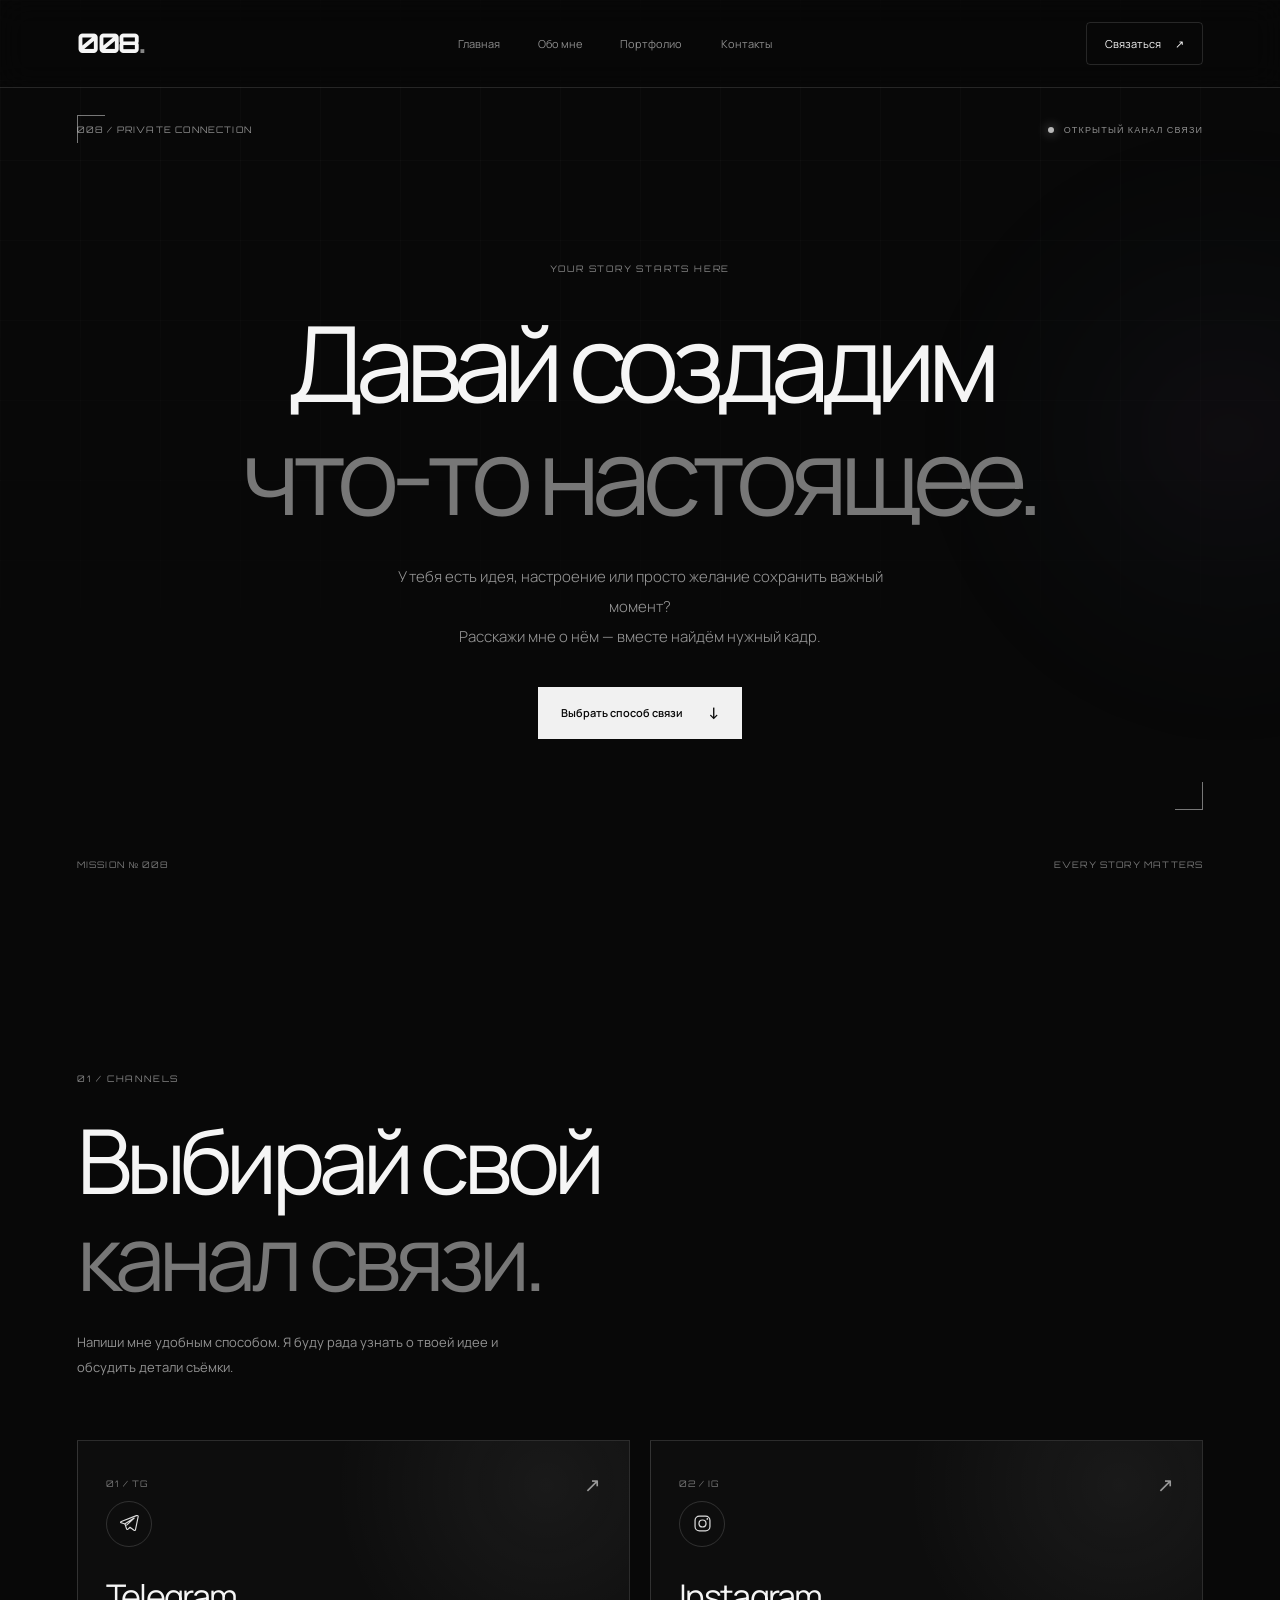
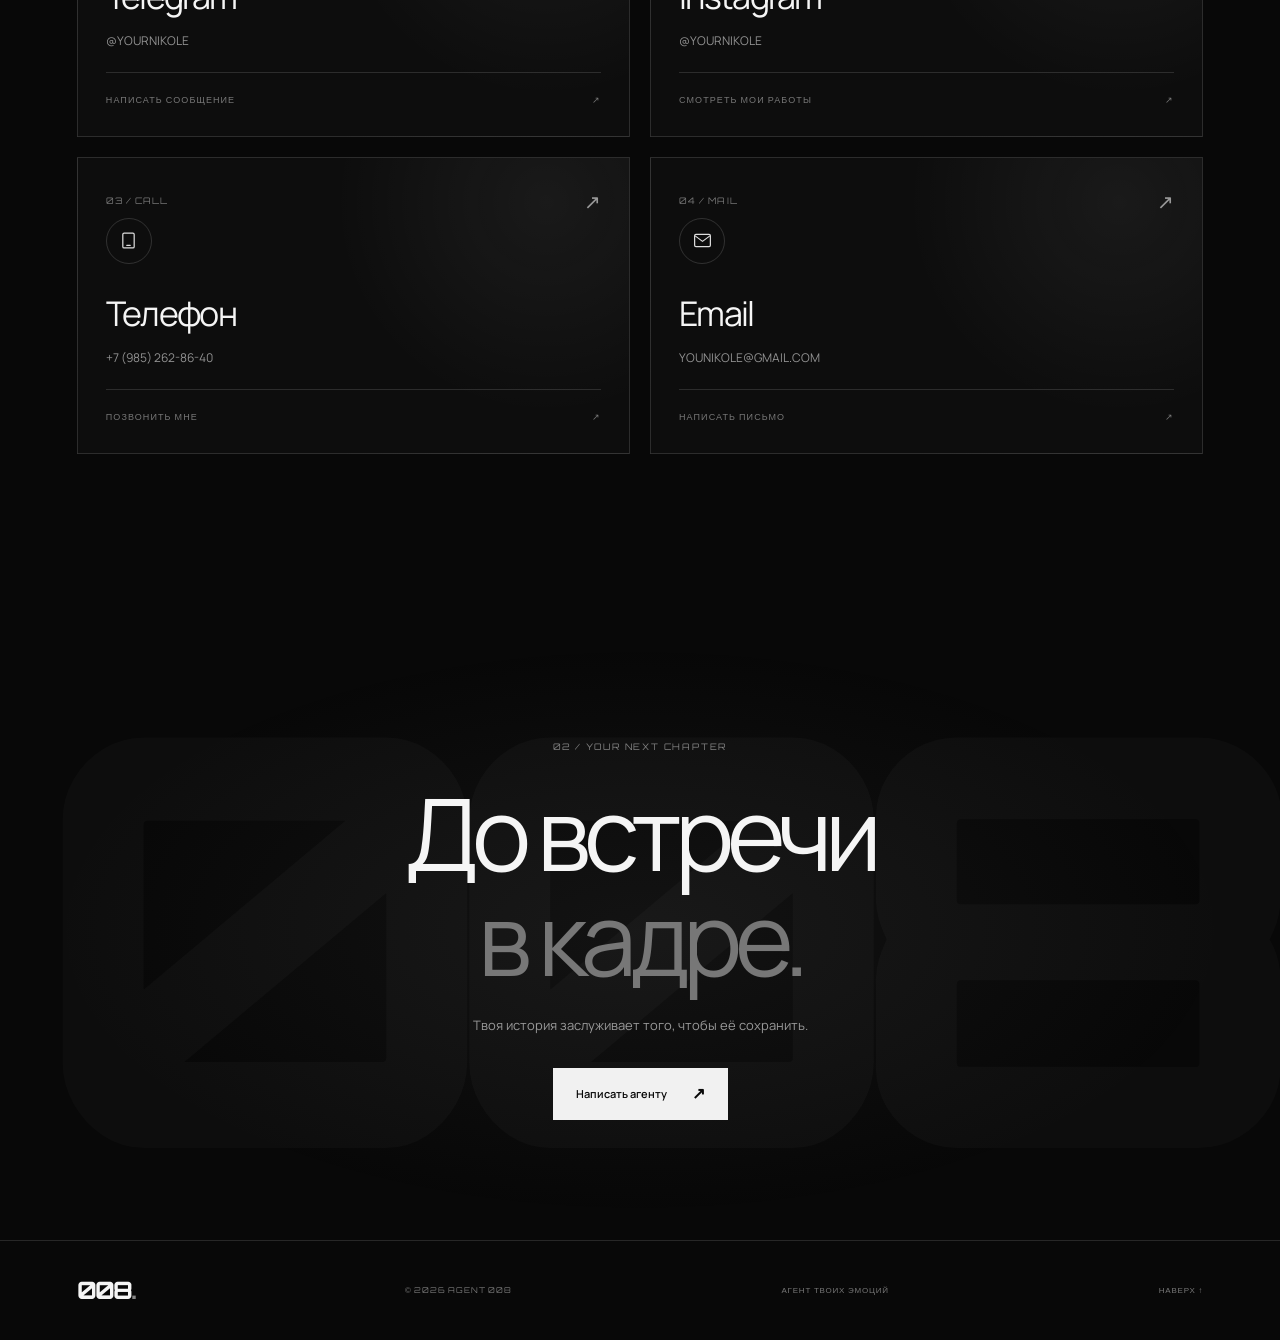
<file: contact.html>
<!DOCTYPE html>
<html lang="ru">
<head>
    <meta charset="UTF-8">
    <meta name="viewport" content="width=device-width, initial-scale=1.0">

    <meta
        name="description"
        content="Обсудить съёмку с фотографом Никой — AGENT 008."
    >

    <meta name="theme-color" content="#080808">

    <title>Обсудить съёмку — AGENT 008</title>

    <!-- Основные стили сайта -->
    <link rel="stylesheet" href="style.css">

    <!-- Стили страницы контактов -->
    <link rel="stylesheet" href="contact.css">

    <!-- Шрифты основного сайта -->
    <link rel="preconnect" href="https://fonts.googleapis.com">
    <link rel="preconnect" href="https://fonts.gstatic.com" crossorigin>

    <link
        href="https://fonts.googleapis.com/css2?family=Manrope:wght@300;400;500;600;700;800&family=Orbitron:wght@400;500;600;700;800&display=swap"
        rel="stylesheet"
    >

    <script src="script.js" defer></script>
    <script src="contact.js" defer></script>
</head>

<body class="contact-page">
 <!-- Космический фон -->
<div class="space-background" aria-hidden="true">
    <div class="space-stars"></div>
    <div class="space-glow"></div>
    <div class="comets-container"></div>
</div>
 <div id="pageShell">
    <!-- Экран загрузки в стиле основного сайта -->
    <div class="loader" id="loader" aria-hidden="true">
        <div class="loader__content">
            <span class="loader__number">008</span>
            <div class="loader__line"></div>
            <span class="loader__text">УСТАНОВЛЕНИЕ СВЯЗИ</span>
        </div>
    </div>

    <div class="ambient-light" aria-hidden="true"></div>

    <!-- ШАПКА: сохраняем исходные классы и структуру -->
    <header class="header" id="header">

        <a href="index.html#home" class="header__logo"
           aria-label="008 — Главная">
            008<span>.</span>
        </a>

        <nav class="navigation" id="navigation">

            <a href="index.html#home" class="navigation__link">
                Главная
            </a>

            <a href="index.html#about" class="navigation__link">
                Обо мне
            </a>

            <a href="index.html#portfolio" class="navigation__link">
                Портфолио
            </a>

            <a href="index.html#contact"
               class="navigation__link active">
                Контакты
            </a>

        </nav>

        <a href="#contact-options" class="header__button">
            Связаться <span>↗</span>
        </a>

        <button
            class="menu-toggle"
            id="menuToggle"
            aria-label="Открыть меню"
            aria-expanded="false"
            aria-controls="navigation"
        >
            <span></span>
            <span></span>
        </button>

    </header>


    <main>

        <!-- ГЛАВНЫЙ ЭКРАН -->
        <section class="contact-hero">

            <div class="contact-hero__grid" aria-hidden="true"></div>

            <div class="contact-hero__corner contact-hero__corner--left"
                 aria-hidden="true"></div>

            <div class="contact-hero__corner contact-hero__corner--right"
                 aria-hidden="true"></div>

            <div class="contact-hero__topline">
                <span>008 / PRIVATE CONNECTION</span>

                <span class="contact-hero__status">
                    <span class="status__dot"></span>
                    ОТКРЫТЫЙ КАНАЛ СВЯЗИ
                </span>
            </div>

            <div class="contact-hero__content">

                <span class="eyebrow contact-hero__eyebrow">
                    YOUR STORY STARTS HERE
                </span>

                <h1 class="contact-hero__title">
                    Давай создадим<br>
                    <span>что-то настоящее.</span>
                </h1>

                <p class="contact-hero__description">
                    У тебя есть идея, настроение или просто желание
                    сохранить важный момент?
                    <br>
                    Расскажи мне о нём — вместе найдём нужный кадр.
                </p>

                <a href="#contact-options"
                   class="button button--primary contact-hero__button">

                    <span>Выбрать способ связи</span>
                    <span class="button__icon">↓</span>

                </a>

            </div>

            <div class="contact-hero__bottomline">
                <span>MISSION № 008</span>
                <span>EVERY STORY MATTERS</span>
            </div>

        </section>


        <!-- СПОСОБЫ СВЯЗИ -->
        <section class="contact-options section" id="contact-options">

            <div class="contact-options__heading reveal">

                <span class="eyebrow">
                    01 / CHANNELS
                </span>

                <h2>
                    Выбирай свой<br>
                    <span>канал связи.</span>
                </h2>

                <p>
                    Напиши мне удобным способом.
                    Я буду рада узнать о твоей идее и обсудить детали съёмки.
                </p>

            </div>


            <div class="contact-cards">

                <!-- TELEGRAM -->
                <a
                    class="contact-card reveal"
                    href="https://t.me/YOURNIKOLE"
                    target="_blank"
                    rel="noopener noreferrer"
                >

                    <div class="contact-card__top">
                        <span class="contact-card__index">01 / TG</span>
                        <span class="contact-card__arrow">↗</span>
                    </div>

                    <div class="contact-card__icon" aria-hidden="true">
                        <svg viewBox="0 0 24 24" fill="none">
                            <path
                                d="M21 3 3.8 9.7c-1.2.5-1.2 1.2-.2 1.5l4.4 1.4 1.7 5.3c.2.7.1 1 .8 1 .5 0 .7-.2 1-.5l2.2-2.1 4.6 3.4c.9.5 1.5.2 1.7-.8L23 4.5C23.3 3.2 22.5 2.6 21 3Z"
                                stroke="currentColor"
                                stroke-width="1.3"
                                stroke-linejoin="round"
                            />
                            <path
                                d="m8 12.4 10.5-6.6-8.6 8"
                                stroke="currentColor"
                                stroke-width="1.3"
                                stroke-linecap="round"
                                stroke-linejoin="round"
                            />
                        </svg>
                    </div>

                    <div class="contact-card__body">
                        <h3>Telegram</h3>
                        <p>@YOURNIKOLE</p>
                    </div>

                    <div class="contact-card__bottom">
                        <span>НАПИСАТЬ СООБЩЕНИЕ</span>
                        <span>↗</span>
                    </div>

                </a>


                <!-- INSTAGRAM -->
                <a
                    class="contact-card reveal"
                    href="https://www.instagram.com/YOURNIKOLE/"
                    target="_blank"
                    rel="noopener noreferrer"
                >

                    <div class="contact-card__top">
                        <span class="contact-card__index">02 / IG</span>
                        <span class="contact-card__arrow">↗</span>
                    </div>

                    <div class="contact-card__icon" aria-hidden="true">
                        <svg viewBox="0 0 24 24" fill="none">
                            <rect
                                x="3.5" y="3.5"
                                width="17" height="17"
                                rx="5"
                                stroke="currentColor"
                                stroke-width="1.4"
                            />
                            <circle
                                cx="12" cy="12"
                                r="4"
                                stroke="currentColor"
                                stroke-width="1.4"
                            />
                            <circle
                                cx="17.5" cy="6.8"
                                r="1"
                                fill="currentColor"
                            />
                        </svg>
                    </div>

                    <div class="contact-card__body">
                        <h3>Instagram</h3>
                        <p>@YOURNIKOLE</p>
                    </div>

                    <div class="contact-card__bottom">
                        <span>СМОТРЕТЬ МОИ РАБОТЫ</span>
                        <span>↗</span>
                    </div>

                </a>


                <!-- ТЕЛЕФОН -->
                <a
                    class="contact-card reveal"
                    href="tel:+79852628640"
                >

                    <div class="contact-card__top">
                        <span class="contact-card__index">03 / CALL</span>
                        <span class="contact-card__arrow">↗</span>
                    </div>

                    <div class="contact-card__icon" aria-hidden="true">
                        <svg viewBox="0 0 24 24" fill="none">
                            <path
                                d="M7 3.5h10a1.5 1.5 0 0 1 1.5 1.5v14a1.5 1.5 0 0 1-1.5 1.5H7A1.5 1.5 0 0 1 5.5 19V5A1.5 1.5 0 0 1 7 3.5Z"
                                stroke="currentColor"
                                stroke-width="1.4"
                            />
                            <path
                                d="M10 17.5h4"
                                stroke="currentColor"
                                stroke-width="1.4"
                                stroke-linecap="round"
                            />
                        </svg>
                    </div>

                    <div class="contact-card__body">
                        <h3>Телефон</h3>
                        <p>+7 (985) 262-86-40</p>
                    </div>

                    <div class="contact-card__bottom">
                        <span>ПОЗВОНИТЬ МНЕ</span>
                        <span>↗</span>
                    </div>

                </a>


                <!-- EMAIL -->
                <a
                    class="contact-card reveal"
                    href="mailto:YOUNIKOLE@GMAIL.com"
                >

                    <div class="contact-card__top">
                        <span class="contact-card__index">04 / MAIL</span>
                        <span class="contact-card__arrow">↗</span>
                    </div>

                    <div class="contact-card__icon" aria-hidden="true">
                        <svg viewBox="0 0 24 24" fill="none">
                            <rect
                                x="3" y="5"
                                width="18" height="14"
                                rx="1.5"
                                stroke="currentColor"
                                stroke-width="1.4"
                            />
                            <path
                                d="m4 7 8 6 8-6"
                                stroke="currentColor"
                                stroke-width="1.4"
                                stroke-linecap="round"
                                stroke-linejoin="round"
                            />
                        </svg>
                    </div>

                    <div class="contact-card__body">
                        <h3>Email</h3>
                        <p>YOUNIKOLE@GMAIL.COM</p>
                    </div>

                    <div class="contact-card__bottom">
                        <span>НАПИСАТЬ ПИСЬМО</span>
                        <span>↗</span>
                    </div>

                </a>

            </div>

        </section>


        <!-- ФИНАЛЬНЫЙ БЛОК -->
        <section class="contact-finale">

            <span class="eyebrow reveal">
                02 / YOUR NEXT CHAPTER
            </span>

            <div class="contact-finale__number" aria-hidden="true">
                008
            </div>

            <h2 class="reveal">
                До встречи<br>
                <span>в кадре.</span>
            </h2>

            <p class="reveal">
                Твоя история заслуживает того, чтобы её сохранить.
            </p>

            <a
                href="https://t.me/YOUR_TELEGRAM"
                target="_blank"
                rel="noopener noreferrer"
                class="button button--primary reveal"
            >
                <span>Написать агенту</span>
                <span class="button__icon">↗</span>
            </a>

        </section>

    </main>


    <!-- ПОДВАЛ: та же структура, что на главной -->
    <footer class="footer">

        <a href="index.html#home" class="footer__logo">
            008<span>.</span>
        </a>

        <p class="footer__copyright">
            © <span id="currentYear"></span> AGENT 008
        </p>

        <p class="footer__tagline">
            АГЕНТ ТВОИХ ЭМОЦИЙ
        </p>

        <a href="index.html#home" class="footer__top">
            НАВЕРХ ↑
        </a>

    </footer>
</div>
</body>
</html>
</file>
<file: style.css>
/* =====================================================
   AGENT 008
   ГЛАВНЫЙ ФАЙЛ ДИЗАЙНА

   Здесь можно менять:
   цвета, размеры, шрифты, расстояния и эффекты.
===================================================== */


/* =====================================================
   01. ГЛАВНЫЕ НАСТРОЙКИ
===================================================== */

:root {

    /* ЦВЕТА */

    --color-background: #080808;
    --color-surface: #111111;
    --color-surface-light: #1a1a1a;

    --color-text: #f5f5f5;
    --color-text-muted: #8d8d8d;

    --color-accent: #d9d9d9;
    --color-border: rgba(255, 255, 255, 0.13);


    /* ШРИФТЫ */

    --font-main: "Manrope", sans-serif;
    --font-display: "Orbitron", sans-serif;


    /* РАЗМЕРЫ */

    --page-padding: clamp(20px, 6vw, 100px);

    --header-height: 88px;

    --content-width: 1440px;


    /* СКРУГЛЕНИЯ */

    --radius-small: 4px;
    --radius-medium: 12px;
    --radius-large: 24px;


    /* АНИМАЦИИ */

    --transition-fast: 0.25s ease;
    --transition-medium: 0.5s ease;
    --transition-slow: 0.9s cubic-bezier(0.2, 0.7, 0.2, 1);


    /* НАСТРОЙКИ ОБЪЕКТА: ЦИФРЫ 008 */

    --number-size: clamp(110px, 24vw, 340px);

    --number-spacing: -0.08em;


    /* НАСТРОЙКИ ОБЪЕКТА: ОБЪЕКТИВ */

    --lens-size: clamp(180px, 35vw, 480px);

    --lens-opacity: 0.65;

    --lens-speed: 12s;


    /* СВЕЧЕНИЕ */

    --glow-opacity: 0.45;

}


/* =====================================================
   02. СБРОС СТИЛЕЙ
===================================================== */

* {
    margin: 0;
    padding: 0;
    box-sizing: border-box;
}

html {
    scroll-behavior: smooth;
    scroll-padding-top: var(--header-height);
}

body {

    background: var(--color-background);

    color: var(--color-text);

    font-family: var(--font-main);

    font-size: 14px;

    line-height: 1.6;

    overflow-x: hidden;

    -webkit-font-smoothing: antialiased;

}

body.menu-open {
    overflow: hidden;
}

a {
    color: inherit;
    text-decoration: none;
}

button {
    font: inherit;
}

button,
a {
    -webkit-tap-highlight-color: transparent;
}

button:focus-visible,
a:focus-visible {
    outline: 2px solid white;
    outline-offset: 5px;
}

img {
    display: block;
    max-width: 100%;
}

::selection {
    background: white;
    color: black;
}


/* =====================================================
   03. ЭКРАН ЗАГРУЗКИ
===================================================== */

.loader {

    position: fixed;

    inset: 0;

    z-index: 9999;

    display: grid;

    place-items: center;

    background: #050505;

    transition:
        opacity 0.8s ease,
        visibility 0.8s ease;

}

.loader.is-hidden {

    opacity: 0;

    visibility: hidden;

    pointer-events: none;

}

.loader__content {

    display: flex;

    flex-direction: column;

    align-items: center;

    gap: 22px;

}

.loader__number {

    font-family: var(--font-display);

    font-size: clamp(60px, 15vw, 130px);

    font-weight: 800;

    letter-spacing: -0.09em;

    padding-right: 0.09em;

    color: #e9e9e9;

    background:
        linear-gradient(
            120deg,
            #656565 0%,
            #ffffff 22%,
            #777777 38%,
            #ffffff 50%,
            #888888 68%,
            #f5f5f5 82%,
            #5c5c5c 100%
        );

    background-size: 250% 100%;

    -webkit-background-clip: text;

    background-clip: text;

    -webkit-text-fill-color: transparent;

    animation: chromeFlow 3s linear infinite;

}

.loader__line {

    width: 180px;

    height: 1px;

    background: rgba(255, 255, 255, 0.15);

    overflow: hidden;

    position: relative;

}

.loader__line::after {

    content: "";

    position: absolute;

    inset: 0;

    background: white;

    transform: translateX(-100%);

    animation: loadingLine 1.2s ease forwards;

}

.loader__text {

    font-family: var(--font-display);

    font-size: 9px;

    letter-spacing: 0.22em;

    color: var(--color-text-muted);

}


/* =====================================================
   04. ОБЩИЕ СВЕТОВЫЕ ЭФФЕКТЫ
===================================================== */

.ambient-light {

    position: fixed;

    z-index: -1;

    top: 15%;

    right: -250px;

    width: 600px;

    height: 600px;

    border-radius: 50%;

    background:
        radial-gradient(
            circle,
            rgba(94, 70, 110, 0.09) 0%,
            rgba(52, 80, 110, 0.04) 35%,
            transparent 70%
        );

    filter: blur(30px);

    pointer-events: none;

}


/* =====================================================
   05. ШАПКА
===================================================== */

.header {

    position: absolute;

    top: 0;

    left: 0;

    width: 100%;

    height: var(--header-height);

    padding: 0 var(--page-padding);

    display: flex;

    align-items: center;

    justify-content: space-between;

    border-bottom: 1px solid var(--color-border);

    z-index: 100;

    background: rgba(8, 8, 8, 0.35);

    backdrop-filter: blur(15px);

}

.header__logo {

    font-family: var(--font-display);

    font-size: 27px;

    font-weight: 800;

    letter-spacing: -0.08em;

}

.header__logo span,
.footer__logo span {
    color: #858585;
}

.navigation {

    display: flex;

    align-items: center;

    gap: clamp(18px, 3vw, 48px);

}

.navigation__link {

    position: relative;

    color: var(--color-text-muted);

    font-size: 11px;

    transition: color var(--transition-fast);

}

.navigation__link::after {

    content: "";

    position: absolute;

    left: 0;

    bottom: -8px;

    width: 100%;

    height: 1px;

    background: white;

    transform: scaleX(0);

    transform-origin: right;

    transition: transform var(--transition-fast);

}

.navigation__link:hover,
.navigation__link.active {

    color: white;

}

.navigation__link:hover::after,
.navigation__link.active::after {

    transform: scaleX(1);

    transform-origin: left;

}

.header__button {

    display: flex;

    align-items: center;

    gap: 14px;

    padding: 12px 18px;

    border: 1px solid var(--color-border);

    border-radius: var(--radius-small);

    font-size: 11px;

    transition:
        background var(--transition-fast),
        color var(--transition-fast),
        border-color var(--transition-fast);

}

.header__button span {

    transition: transform var(--transition-fast);

}

.header__button:hover {

    color: black;

    background: white;

    border-color: white;

}

.header__button:hover span {

    transform: translate(3px, -3px);

}

.menu-toggle {

    display: none;

    border: none;

    background: none;

    color: white;

    cursor: pointer;

}


/* =====================================================
   06. ГЛАВНЫЙ ЭКРАН
===================================================== */

.hero {

    min-height: 100svh;

    position: relative;

    display: flex;

    flex-direction: column;

    justify-content: space-between;

    padding:
        calc(var(--header-height) + 35px)
        var(--page-padding)
        28px;

    overflow: hidden;

    isolation: isolate;

}

.hero__grid {

    position: absolute;

    inset: 0;

    z-index: -2;

    background-image:
        linear-gradient(
            rgba(255, 255, 255, 0.025) 1px,
            transparent 1px
        ),
        linear-gradient(
            90deg,
            rgba(255, 255, 255, 0.025) 1px,
            transparent 1px
        );

    background-size: 80px 80px;

    mask-image:
        linear-gradient(
            to bottom,
            black,
            transparent 90%
        );

    pointer-events: none;

}

.hero__corner {

    position: absolute;

    width: 28px;

    height: 28px;

    opacity: 0.5;

    pointer-events: none;

}

.hero__corner--left {

    left: var(--page-padding);

    top: 115px;

    border-top: 1px solid white;

    border-left: 1px solid white;

}

.hero__corner--right {

    right: var(--page-padding);

    bottom: 90px;

    border-right: 1px solid white;

    border-bottom: 1px solid white;

}

.hero__topline,
.hero__bottomline {

    position: relative;

    z-index: 2;

    display: flex;

    justify-content: space-between;

    align-items: center;

    gap: 20px;

    font-family: var(--font-display);

    font-size: 9px;

    letter-spacing: 0.15em;

    color: var(--color-text-muted);

}

.status {

    display: flex;

    align-items: center;

    gap: 10px;

}

.status__dot {

    width: 6px;

    height: 6px;

    border-radius: 50%;

    background: #b7b7b7;

    box-shadow: 0 0 12px rgba(255, 255, 255, 0.6);

    animation: statusPulse 2s ease-in-out infinite;

}

.hero__main {

    width: 100%;

    max-width: var(--content-width);

    margin: 55px auto 65px;

    position: relative;

    z-index: 2;

    text-align: center;

}

.hero__number-wrap {

    position: relative;

    display: inline-flex;

    justify-content: center;

    align-items: center;

    margin-bottom: 15px;

}

.hero__number {

    position: relative;

    z-index: 1;

    font-family: var(--font-display);

    font-size: var(--number-size);

    font-weight: 800;

    line-height: 0.95;

    letter-spacing: var(--number-spacing);

    padding-right: 0.08em;

    color: #d9d9d9;

    background:
        linear-gradient(
            115deg,
            #626262 0%,
            #ffffff 15%,
            #858585 28%,
            #f8f8f8 40%,
            #777777 51%,
            #ffffff 65%,
            #777777 80%,
            #eeeeee 100%
        );

    background-size: 240% 100%;

    -webkit-background-clip: text;

    background-clip: text;

    -webkit-text-fill-color: transparent;

    filter:
        drop-shadow(0 0 1px rgba(255, 255, 255, 0.4))
        drop-shadow(0 15px 40px rgba(255, 255, 255, 0.05));

    animation:
        chromeFlow 8s linear infinite,
        numberAppear 1.2s cubic-bezier(0.16, 1, 0.3, 1) both;

}

.hero__side-note {

    position: absolute;

    top: 50%;

    z-index: 2;

    font-family: var(--font-display);

    font-size: 8px;

    line-height: 1.8;

    letter-spacing: 0.18em;

    color: #777;

    text-align: left;

}

.hero__side-note--left {

    right: calc(100% + 25px);

    transform: translateY(-50%);

}

.hero__side-note--right {

    left: calc(100% + 25px);

    transform: translateY(-50%);

}

.hero__lens-flare {

    position: absolute;

    z-index: 3;

    top: 45%;

    left: 0;

    width: 100%;

    height: 2px;

    background:
        linear-gradient(
            90deg,
            transparent,
            rgba(255, 255, 255, 0.8),
            transparent
        );

    filter: blur(2px);

    opacity: 0;

    pointer-events: none;

    animation: lensFlare 1.5s ease 1.2s forwards;

}

.hero__signature {

    display: flex;

    justify-content: center;

    align-items: center;

    gap: 20px;

    margin-top: 22px;

}

.hero__signature p {

    font-size: clamp(12px, 1.3vw, 16px);

    font-weight: 500;

    letter-spacing: 0.3em;

}

.hero__signature-line {

    display: block;

    width: clamp(20px, 4vw, 65px);

    height: 1px;

    background: linear-gradient(
        90deg,
        transparent,
        #777
    );

}

.hero__signature-line:last-child {

    transform: rotate(180deg);

}

.hero__description {

    margin-top: 25px;

    font-size: clamp(13px, 1.5vw, 16px);

    line-height: 1.9;

    color: #999;

    font-weight: 300;

}

.hero__actions {

    margin-top: 34px;

    display: flex;

    justify-content: center;

    align-items: center;

    gap: 25px;

}


/* =====================================================
   07. КНОПКИ
===================================================== */

.button {

    min-height: 52px;

    display: inline-flex;

    align-items: center;

    justify-content: center;

    gap: 25px;

    padding: 0 22px;

    font-size: 11px;

    font-weight: 600;

    border: 1px solid transparent;

    cursor: pointer;

    transition:
        transform var(--transition-fast),
        background var(--transition-fast),
        color var(--transition-fast),
        border-color var(--transition-fast);

}

.button:hover {

    transform: translateY(-3px);

}

.button:active {

    transform: translateY(-1px) scale(0.98);

}

.button--primary {

    position: relative;

    overflow: hidden;

    color: #080808;

    background: #f1f1f1;

    border-color: #f1f1f1;

}

.button--primary::before {

    content: "";

    position: absolute;

    top: -100%;

    left: -60%;

    width: 35%;

    height: 300%;

    background: rgba(255, 255, 255, 0.8);

    transform: rotate(25deg);

    transition: left 0.6s ease;

}

.button--primary:hover::before {

    left: 130%;

}

.button--primary > span {

    position: relative;

    z-index: 1;

}

.button__icon {

    font-size: 16px;

    transition: transform var(--transition-fast);

}

.button--primary:hover .button__icon {

    transform: translate(3px, -3px);

}

.button--text {

    color: #aaa;

    background: transparent;

    border-color: transparent;

}

.button--text:hover {

    color: white;

}

.button--text span {

    transition: transform var(--transition-fast);

}

.button--text:hover span {

    transform: translateY(3px);

}


/* =====================================================
   08. ОБЪЕКТИВ
===================================================== */

.lens {

    position: absolute;

    z-index: -1;

    top: 50%;

    left: 50%;

    width: var(--lens-size);

    aspect-ratio: 1;

    opacity: var(--lens-opacity);

    transform: translate(-50%, -50%);

    pointer-events: none;

    animation: lensFloat 8s ease-in-out infinite;

}

.lens__ring {

    position: absolute;

    inset: 0;

    border-radius: 50%;

}

.lens__ring--outer {

    border: 1px solid rgba(255, 255, 255, 0.08);

    box-shadow:
        0 0 50px rgba(255, 255, 255, 0.02),
        inset 0 0 50px rgba(255, 255, 255, 0.02);

}

.lens__ring--middle {

    inset: 9%;

    border: 1px solid rgba(255, 255, 255, 0.13);

    background:
        conic-gradient(
            from 0deg,
            transparent,
            rgba(100, 130, 255, 0.13),
            transparent,
            rgba(255, 100, 190, 0.12),
            transparent,
            rgba(80, 230, 220, 0.12),
            transparent
        );

    animation: lensRotate 30s linear infinite;

}

.lens__ring--inner {

    inset: 21%;

    border: 1px solid rgba(255, 255, 255, 0.12);

    box-shadow:
        inset 0 0 35px rgba(255, 255, 255, 0.025),
        0 0 35px rgba(255, 255, 255, 0.02);

}

.lens__glass {

    position: absolute;

    inset: 28%;

    overflow: hidden;

    border-radius: 50%;

    border: 1px solid rgba(255, 255, 255, 0.15);

    background:
        radial-gradient(
            circle at 35% 30%,
            rgba(255, 255, 255, 0.12),
            transparent 25%
        ),
        radial-gradient(
            circle at center,
            #111 0%,
            #070707 55%,
            #171717 100%
        );

    box-shadow:
        inset 0 0 30px rgba(255, 255, 255, 0.06),
        0 0 60px rgba(0, 0, 0, 0.6);

}

.lens__reflection {

    position: absolute;

    inset: -50%;

    background:
        conic-gradient(
            from 30deg,
            transparent 0deg,
            rgba(90, 130, 255, 0.1) 60deg,
            transparent 90deg,
            rgba(255, 80, 190, 0.12) 170deg,
            transparent 210deg,
            rgba(80, 255, 230, 0.1) 280deg,
            transparent 320deg
        );

    filter: blur(12px);

    animation: lensRotate var(--lens-speed) linear infinite;

}

.lens__iris {

    position: absolute;

    inset: 30%;

    border-radius: 50%;

    border: 1px solid rgba(255, 255, 255, 0.13);

    box-shadow: 0 0 25px rgba(255, 255, 255, 0.04);

}

.lens__spark {

    position: absolute;

    top: 24%;

    right: 18%;

    width: 5px;

    height: 5px;

    border-radius: 50%;

    background: white;

    box-shadow:
        0 0 10px white,
        0 0 25px rgba(180, 200, 255, 0.8);

    animation: sparkPulse 3s ease-in-out infinite;

}


/* =====================================================
   09. НИЖНЯЯ ПОЛОСА ГЛАВНОГО ЭКРАНА
===================================================== */

.scroll-indicator {

    display: flex;

    align-items: center;

    gap: 12px;

    color: #aaa;

    transition: color var(--transition-fast);

}

.scroll-indicator:hover {

    color: white;

}

.scroll-indicator__arrow {

    font-size: 17px;

    animation: arrowBounce 1.5s ease-in-out infinite;

}


/* =====================================================
   10. ОБЩИЕ СЕКЦИИ
===================================================== */

.section {

    position: relative;

    padding:
        clamp(100px, 13vw, 190px)
        var(--page-padding);

}

.section__heading {

    max-width: var(--content-width);

    margin: 0 auto 75px;

}

.eyebrow {

    display: inline-block;

    margin-bottom: 25px;

    font-family: var(--font-display);

    font-size: 9px;

    letter-spacing: 0.2em;

    color: #858585;

}

.section__heading h2,
.contact__main h2 {

    font-size: clamp(42px, 7vw, 100px);

    font-weight: 400;

    line-height: 1.08;

    letter-spacing: -0.065em;

}

.section__heading h2 span,
.contact__main h2 span {

    color: #777;

}

.section__description {

    max-width: 420px;

    margin-top: 25px;

    color: #929292;

    font-size: 13px;

    line-height: 1.9;

}


/* =====================================================
   11. ОБО МНЕ
===================================================== */

.about__content {
    max-width: var(--content-width);
    width: 100%;
    margin: 0 auto;

    display: grid;
    grid-template-columns: minmax(0, 1fr) minmax(0, 0.8fr);

    align-items: center;
    gap: clamp(30px, 6vw, 90px);
}

.about__visual {
    width: 100%;
    min-width: 0;
}

.about__text {
    width: 100%;
    max-width: 500px;
    min-width: 0;
    justify-self: start;
}


.about__frame {

    position: relative;

    padding: 15px;

    border: 1px solid var(--color-border);

}

.about__placeholder {

    aspect-ratio: 4 / 5;

    display: flex;

    flex-direction: column;

    align-items: center;

    justify-content: center;

    gap: 15px;

    overflow: hidden;

    background:
        radial-gradient(
            ellipse at 50% 30%,
            rgba(255, 255, 255, 0.1),
            transparent 60%
        ),
        linear-gradient(
            145deg,
            #252525,
            #0b0b0b 65%
        );

}

.about__placeholder-number {

    font-family: var(--font-display);

    font-size: clamp(70px, 12vw, 140px);

    font-weight: 800;

    letter-spacing: -0.1em;

    color: #d9d9d9;

    opacity: 0.7;

}

.about__placeholder-text {

    text-align: center;

    font-family: var(--font-display);

    font-size: 9px;

    letter-spacing: 0.2em;

    color: #777;

}

.about__frame-label {

    display: block;

    padding-top: 14px;

    font-family: var(--font-display);

    font-size: 8px;

    letter-spacing: 0.13em;

    color: #777;

}

.about__text {

    max-width: 500px;

}

.about__small-title {

    display: inline-block;

    margin-bottom: 25px;

    font-size: 10px;

    letter-spacing: 0.2em;

    color: #999;

}

.about__lead {

    margin-bottom: 25px;

    font-size: clamp(22px, 2.7vw, 35px);

    line-height: 1.5;

    letter-spacing: -0.04em;

}

.about__paragraph {

    margin-bottom: 18px;

    color: #999;

    font-size: 13px;

    line-height: 2;

}

.about__signature {

    display: flex;

    justify-content: space-between;

    align-items: center;

    margin-top: 45px;

    padding-top: 20px;

    border-top: 1px solid var(--color-border);

}

.about__signature > span:first-child {

    font-family: var(--font-display);

    font-size: 12px;

    letter-spacing: 0.1em;

}

.about__signature-symbol {

    font-size: 25px;

    color: #888;

}


/* =====================================================
   12. ПОРТФОЛИО
===================================================== */

.portfolio {

    background:
        linear-gradient(
            180deg,
            #080808 0%,
            #0d0d0d 50%,
            #080808 100%
        );

}

.portfolio__grid {

    max-width: var(--content-width);

    margin: 0 auto;

    display: grid;

    grid-template-columns: repeat(2, minmax(0, 1fr));

    gap: clamp(30px, 5vw, 75px) clamp(20px, 4vw, 55px);

}

.photo-card {

    min-width: 0;

}

.photo-card--large {

    margin-top: 0;

}

.photo-card--small {

    margin-top: 100px;

}

.photo-card__image {

    position: relative;

    overflow: hidden;

    aspect-ratio: 4 / 5;

    background: #161616;

}

.photo-card--small .photo-card__image {

    aspect-ratio: 4 / 5;

}

.photo-card__image img {

    width: 100%;

    height: 100%;

    object-fit: cover;

    filter: saturate(0.75) brightness(0.8);

    transform: scale(1.001);

    transition:
        transform 1s cubic-bezier(0.2, 0.7, 0.2, 1),
        filter 0.7s ease;

}

.photo-card__image::after {

    content: "";

    position: absolute;

    inset: 0;

    background:
        linear-gradient(
            180deg,
            transparent 55%,
            rgba(0, 0, 0, 0.35)
        );

    pointer-events: none;

}

.photo-card:hover .photo-card__image img {

    transform: scale(1.055);

    filter: saturate(1) brightness(1);

}

.photo-card__index {

    position: absolute;

    top: 20px;

    left: 20px;

    z-index: 2;

    font-family: var(--font-display);

    font-size: 10px;

    letter-spacing: 0.15em;

    color: white;

}

.photo-card__zoom {

    position: absolute;

    right: 20px;

    bottom: 20px;

    z-index: 2;

    width: 38px;

    height: 38px;

    display: grid;

    place-items: center;

    border: 1px solid rgba(255, 255, 255, 0.6);

    border-radius: 50%;

    background: rgba(0, 0, 0, 0.15);

    backdrop-filter: blur(8px);

    transition:
        background var(--transition-fast),
        color var(--transition-fast);

}

.photo-card:hover .photo-card__zoom {

    color: black;

    background: white;

}

.photo-card__info {

    display: flex;

    align-items: flex-start;

    justify-content: space-between;

    gap: 15px;

    padding-top: 22px;

}

.photo-card__info h3 {

    font-size: clamp(18px, 2vw, 25px);

    font-weight: 400;

    letter-spacing: -0.04em;

}

.photo-card__info p {

    margin-top: 6px;

    color: #858585;

    font-size: 11px;

}

.photo-card__category {

    padding-top: 7px;

    font-family: var(--font-display);

    font-size: 8px;

    letter-spacing: 0.1em;

    color: #777;

    white-space: nowrap;

}

.portfolio__note {

    max-width: var(--content-width);

    margin: 70px auto 0;

    padding: 20px;

    display: flex;

    align-items: center;

    gap: 15px;

    border: 1px solid var(--color-border);

    color: #999;

    font-size: 11px;

}

.portfolio__note-symbol {

    font-size: 20px;

    color: #ddd;

}


/* =====================================================
   13. НАПРАВЛЕНИЯ СЪЁМОК
===================================================== */

.services__list {

    max-width: var(--content-width);

    margin: 0 auto;

    border-top: 1px solid var(--color-border);

}

.service {

    min-height: 125px;

    display: grid;

    grid-template-columns: 70px 1fr 1fr 35px;

    align-items: center;

    gap: 20px;

    border-bottom: 1px solid var(--color-border);

    transition:
        padding var(--transition-medium),
        background var(--transition-medium);

}

.service:hover {

    padding-left: 20px;

    padding-right: 20px;

    background: rgba(255, 255, 255, 0.025);

}

.service__number {

    font-family: var(--font-display);

    font-size: 10px;

    color: #777;

}

.service__name {

    font-size: clamp(20px, 3vw, 36px);

    font-weight: 400;

    letter-spacing: -0.05em;

}

.service__description {

    color: #858585;

    font-size: 12px;

}

.service__arrow {

    font-size: 21px;

    text-align: right;

    transition: transform var(--transition-fast);

}

.service:hover .service__arrow {

    transform: translate(4px, -4px);

}


/* =====================================================
   14. КОНТАКТЫ
===================================================== */

.contact {

    min-height: 75vh;

    display: flex;

    flex-direction: column;

    justify-content: center;

    overflow: hidden;

    background:
        radial-gradient(
            ellipse at 75% 70%,
            rgba(100, 100, 100, 0.07),
            transparent 50%
        );

}

.contact__main {

    position: relative;

    z-index: 2;

    max-width: var(--content-width);

    width: 100%;

    margin: 0 auto;

}

.contact__main h2 {

    font-size: clamp(45px, 8vw, 115px);

}

.contact__main > p {

    margin-top: 30px;

    max-width: 400px;

    color: #999;

    font-size: 13px;

    line-height: 1.9;

}

.contact__button {

    margin-top: 35px;

}

.contact__stamp {

    position: absolute;

    right: -50px;

    bottom: 5%;

    display: flex;

    flex-direction: column;

    align-items: center;

    gap: 10px;

    transform: rotate(-15deg);

    opacity: 0.08;

    pointer-events: none;

}

.contact__stamp span:first-child {

    font-family: var(--font-display);

    font-size: clamp(100px, 22vw, 300px);

    font-weight: 800;

    letter-spacing: -0.1em;

}

.contact__stamp span:last-child {

    font-family: var(--font-display);

    font-size: 10px;

    letter-spacing: 0.2em;

}


/* =====================================================
   15. ПОДВАЛ
===================================================== */

.footer {

    min-height: 100px;

    padding: 25px var(--page-padding);

    display: flex;

    align-items: center;

    justify-content: space-between;

    gap: 20px;

    border-top: 1px solid var(--color-border);

}

.footer__logo {

    font-family: var(--font-display);

    font-size: 24px;

    font-weight: 800;

    letter-spacing: -0.08em;

}

.footer__copyright,
.footer__tagline,
.footer__top {

    font-family: var(--font-display);

    font-size: 8px;

    letter-spacing: 0.1em;

    color: #777;

}

.footer__top {

    transition: color var(--transition-fast);

}

.footer__top:hover {

    color: white;

}


/* =====================================================
   16. АНИМАЦИЯ ПОЯВЛЕНИЯ ЭЛЕМЕНТОВ
===================================================== */

.reveal {

    opacity: 0;

    transform: translateY(30px);

    transition:
        opacity 0.9s ease,
        transform 0.9s cubic-bezier(0.2, 0.7, 0.2, 1);

}

.reveal.is-visible {

    opacity: 1;

    transform: translateY(0);

}


/* =====================================================
   17. KEYFRAMES — АНИМАЦИИ
===================================================== */

@keyframes chromeFlow {

    0% {
        background-position: 100% 50%;
    }

    100% {
        background-position: -140% 50%;
    }

}


@keyframes loadingLine {

    to {
        transform: translateX(0);
    }

}


@keyframes numberAppear {

    from {

        opacity: 0;

        transform: scale(0.92) translateY(15px);

        filter: blur(10px);

    }

    to {

        opacity: 1;

        transform: scale(1) translateY(0);

        filter: blur(0);

    }

}


@keyframes lensFlare {

    0% {

        opacity: 0;

        transform: scaleX(0.1);

    }

    30% {

        opacity: 0.8;

    }

    100% {

        opacity: 0;

        transform: scaleX(1.5);

    }

}


@keyframes lensRotate {

    from {
        transform: rotate(0deg);
    }

    to {
        transform: rotate(360deg);
    }

}


@keyframes lensFloat {

    0%,
    100% {

        margin-top: 0;

    }

    50% {

        margin-top: -15px;

    }

}


@keyframes sparkPulse {

    0%,
    100% {

        opacity: 0.3;

        transform: scale(0.7);

    }

    50% {

        opacity: 1;

        transform: scale(1.5);

    }

}


@keyframes statusPulse {

    0%,
    100% {

        opacity: 0.5;

    }

    50% {

        opacity: 1;

    }

}


@keyframes arrowBounce {

    0%,
    100% {

        transform: translateY(0);

    }

    50% {

        transform: translateY(5px);

    }

}


/* =====================================================
   18. АДАПТАЦИЯ ПОД ПЛАНШЕТЫ
===================================================== */

@media (max-width: 1000px) {

    .hero__side-note {

        display: none;

    }

    .about__content {

        grid-template-columns: 1fr 0.9fr;

        gap: 45px;

    }

    .photo-card__category {

        display: none;

    }

}


/* =====================================================
   19. АДАПТАЦИЯ ПОД ТЕЛЕФОНЫ
===================================================== */

@media (max-width: 700px) {

    :root {

        --header-height: 72px;

        --number-size: clamp(115px, 31vw, 210px);

        --lens-size: 300px;

    }

    .header {

        height: var(--header-height);

    }

    .navigation {

        position: fixed;

        top: var(--header-height);

        left: 0;

        right: 0;

        bottom: 0;

        padding: 50px var(--page-padding);

        display: flex;

        flex-direction: column;

        align-items: flex-start;

        justify-content: flex-start;

        gap: 30px;

        background: rgba(8, 8, 8, 0.98);

        opacity: 0;

        visibility: hidden;

        transform: translateY(-10px);

        transition:
            opacity var(--transition-fast),
            visibility var(--transition-fast),
            transform var(--transition-fast);

    }

    .navigation.is-open {

        opacity: 1;

        visibility: visible;

        transform: translateY(0);

    }

    .navigation__link {

        font-size: 24px;

    }

    .header__button {

        margin-left: auto;

        margin-right: 20px;

        padding: 9px 12px;

    }

    .menu-toggle {

        display: flex;

        flex-direction: column;

        gap: 6px;

        padding: 10px;

    }

    .menu-toggle span {

        display: block;

        width: 23px;

        height: 1px;

        background: white;

        transition: transform var(--transition-fast);

    }

    .menu-toggle.is-active span:first-child {

        transform: translateY(3.5px) rotate(45deg);

    }

    .menu-toggle.is-active span:last-child {

        transform: translateY(-3.5px) rotate(-45deg);

    }

    .hero {

        min-height: 100svh;

        padding-top: calc(var(--header-height) + 25px);

        padding-bottom: 25px;

    }

    .hero__topline,
    .hero__bottomline {

        font-size: 7px;

        letter-spacing: 0.08em;

    }

    .hero__edition,
    .hero__bottomline > span:last-child {

        display: none;

    }

    .hero__main {

        margin: 55px auto;

    }

    .hero__signature {

        gap: 10px;

    }

    .hero__signature p {

        font-size: 10px;

        letter-spacing: 0.17em;

    }

    .hero__actions {

        flex-direction: column;

        gap: 10px;

    }

    .hero__actions .button {

        width: min(100%, 280px);

    }

    .section {

        padding-top: 100px;

        padding-bottom: 100px;

    }

    .section__heading {

        margin-bottom: 45px;

    }

    .about__content {

        grid-template-columns: 1fr;

        gap: 40px;

    }

    .about__visual {

        max-width: 440px;

    }

    .portfolio__grid {

        grid-template-columns: 1fr;

        gap: 40px;

    }

    .photo-card--small {

        margin-top: 0;

    }

    .photo-card__category {

        display: block;

    }

    .service {

        min-height: 100px;

        grid-template-columns: 35px 1fr 25px;

        gap: 12px;

    }

    .service__description {

        display: none;

    }

    .service__name {

        font-size: 23px;

    }

    .contact {

        min-height: 65vh;

    }

    .contact__stamp {

        right: -25px;

        bottom: 0;

    }

    .footer {

        flex-wrap: wrap;

        justify-content: space-between;

    }

    .footer__tagline {

        display: none;

    }

}


/* =====================================================
   20. ДОСТУПНОСТЬ: УМЕНЬШЕННОЕ ДВИЖЕНИЕ
===================================================== */

@media (prefers-reduced-motion: reduce) {

    *,
    *::before,
    *::after {

        scroll-behavior: auto !important;

        animation-duration: 0.01ms !important;

        animation-iteration-count: 1 !important;

        transition-duration: 0.01ms !important;

    }

    .reveal {

        opacity: 1;

        transform: none;

    }
}
/* =========================================
   AGENT 008 — ПОРТРЕТ НИКИ
========================================= */

.about__visual {
    width: 100%;
    min-width: 0;
}

.about__frame {
    position: relative;
    width: 100%;
    padding: 15px;
    overflow: hidden;
    background: #080808;
    border: 1px solid rgba(255, 255, 255, 0.12);
}

/* ФОТОГРАФИЯ */

.about__photo {
    display: block;
    width: 88%;
    height: auto;
    margin: 0 auto;
    object-fit: contain;
    filter: contrast(1.04);
    transition: transform 0.6s ease, filter 0.6s ease;
}

/* ЭФФЕКТ ПРИ НАВЕДЕНИИ */

.about__frame:hover .about__photo {
    transform: scale(1.025);
}

/* ПОДПИСЬ */

.about__frame-label {
    display: block;
    margin-top: 15px;
    padding: 12px 0 0;
    border-top: 1px solid rgba(255, 255, 255, 0.1);
    background: #080808;
    color: #a0a0a0;
    font-size: 10px;
    letter-spacing: 3px;
    text-transform: uppercase;
}

/* МОБИЛЬНАЯ ВЕРСИЯ */

@media (max-width: 768px) {
    .about__frame-label {
        font-size: 9px;
        letter-spacing: 2px;
    }
    /* ========================================
   SPACE BACKGROUND — КОСМИЧЕСКИЙ ФОН 008
======================================== */

/* Основной слой */
.space-background {
    position: fixed;
    inset: 0;
    z-index: 0;
    overflow: hidden;
    pointer-events: none;

    background: #080808;
}

/* Слой звёзд */
.space-background {
    position: fixed;
    inset: 0;
    z-index: 0;
    overflow: hidden;
    pointer-events: none;
    background: #080808;
}

.space-stars {
    position: absolute;
    inset: 0;
    opacity: 0.65;

    background-image:
        radial-gradient(circle, #ffffff 1px, transparent 1.5px),
        radial-gradient(circle, rgba(255, 255, 255, 0.8) 1px, transparent 1.5px),
        radial-gradient(circle, rgba(220, 225, 240, 0.9) 1px, transparent 1.5px);

    background-size:
        130px 150px,
        190px 210px,
        270px 250px;

    background-position:
        0 0,
        60px 90px,
        130px 40px;

    animation: starsTwinkle 6s ease-in-out infinite alternate;
}

/* Мягкое серебристое свечение */
.space-glow {
    position: absolute;

    top: 35%;
    left: 50%;

    width: min(75vw, 900px);
    height: min(75vw, 900px);

    transform: translate(-50%, -50%);

    background: radial-gradient(
        circle,
        rgba(150, 160, 180, 0.045) 0%,
        rgba(100, 110, 130, 0.02) 35%,
        transparent 70%
    );

    filter: blur(30px);
}

/* Контейнер комет */
.comets-container {
    position: absolute;
    inset: 0;

    overflow: hidden;
}

/* Одна комета */
.comet {
    position: absolute;
    width: var(--comet-length, 130px);
    height: 1px;
    border-radius: 50%;

    background: linear-gradient(
        90deg,
        transparent,
        rgba(220, 225, 235, 0.15) 25%,
        rgba(235, 240, 255, 0.95) 100%
    );

    box-shadow:
        0 0 5px rgba(210, 220, 255, 0.3),
        0 0 12px rgba(210, 220, 255, 0.15);

    transform: rotate(-35deg);

    animation: cometFlight var(--comet-duration, 2s) linear forwards;

    will-change: transform, opacity;
}

/* Светящаяся голова кометы */
.comet::after {
    content: "";

    position: absolute;

    right: 0;
    top: 50%;

    width: 3px;
    height: 3px;

    border-radius: 50%;

    background: #ffffff;

    box-shadow:
        0 0 6px 2px rgba(225, 235, 255, 0.7),
        0 0 14px 4px rgba(200, 215, 255, 0.2);

    transform: translateY(-50%);
}

/* Полёт кометы */
@keyframes cometFlight {
    0% {
        opacity: 0;
        transform: translate3d(0, 0, 0) rotate(-35deg);
    }

    10% {
        opacity: 0.9;
    }

    75% {
        opacity: 0.7;
    }

    100% {
        opacity: 0;
        transform: translate3d(-45vw, 45vh, 0) rotate(-35deg);
    }
}
/* Мерцание звёзд */
@keyframes starsTwinkle {
    from {
        opacity: 0.25;
    }

    to {
        opacity: 0.6;
    }
}

/* Учитываем настройки пользователя,
   предпочитающего меньше анимации */
@media (prefers-reduced-motion: reduce) {
    .space-stars {
        animation: none;
    }

    .comet {
        animation: none;
        display: none;
    }
}
/* Сайт располагается над космическим фоном */
.header,
main,
.footer {
    position: relative;
    z-index: 1;
}
/* =================================================
   MOBILE MENU — ПЛАВНОЕ ДВИЖЕНИЕ СТРАНИЦЫ
================================================= */

@media (max-width: 700px) {

    /* Контент страницы */
    #pageShell {
        position: relative;
        z-index: 1;

        transform: translateY(0);

        transition:
            transform 0.45s cubic-bezier(0.22, 1, 0.36, 1);
    }

    /* Когда меню открыто — опускаем страницу */
    #pageShell.menu-open {
        transform: translateY(260px);
    }

    /* Меню располагается над страницей */
    #navigation {
        position: fixed;

        top: 0;
        left: 0;
        right: 0;

        z-index: 1000;

        display: flex;
        flex-direction: column;
        align-items: center;
        justify-content: center;

        gap: 24px;

        padding: 35px 20px;

        background: #080808;

        opacity: 0;
        visibility: hidden;
        pointer-events: none;

        transform: translateY(-15px);

        transition:
            opacity 0.3s ease,
            transform 0.3s ease,
            visibility 0.3s ease;
    }

    /* Открытое меню */
    #navigation.is-open {
        opacity: 1;
        visibility: visible;
        pointer-events: auto;

        transform: translateY(0);
    }

    /* Кнопка меню остаётся доступной */
    #menuToggle {
        position: relative;
        z-index: 1001;
    }

}
}
</file>
<file: contact.css>
/* =========================================
   AGENT 008 — CONTACT PAGE
========================================= */

.contact-page {
    min-height: 100vh;
    overflow-x: hidden;
}

/* =========================================
   ПЕРВЫЙ ЭКРАН
========================================= */

.contact-hero {
    min-height: 100svh;
    position: relative;
    isolation: isolate;
    overflow: hidden;

    display: flex;
    flex-direction: column;
    justify-content: space-between;

    padding:
        calc(var(--header-height) + 35px)
        var(--page-padding)
        28px;
}

.contact-hero__grid {
    position: absolute;
    inset: 0;
    z-index: -2;
    pointer-events: none;

    background-image:
        linear-gradient(
            rgba(255, 255, 255, 0.025) 1px,
            transparent 1px
        ),
        linear-gradient(
            90deg,
            rgba(255, 255, 255, 0.025) 1px,
            transparent 1px
        );

    background-size: 80px 80px;

    mask-image: linear-gradient(
        to bottom,
        black,
        transparent 90%
    );
}

.contact-hero__corner {
    position: absolute;
    width: 28px;
    height: 28px;
    opacity: 0.45;
    pointer-events: none;
}

.contact-hero__corner--left {
    left: var(--page-padding);
    top: 115px;
    border-top: 1px solid white;
    border-left: 1px solid white;
}

.contact-hero__corner--right {
    right: var(--page-padding);
    bottom: 90px;
    border-right: 1px solid white;
    border-bottom: 1px solid white;
}

.contact-hero__topline,
.contact-hero__bottomline {
    display: flex;
    justify-content: space-between;
    align-items: center;
    gap: 20px;

    color: var(--color-text-muted);
    font-family: var(--font-display);
    font-size: 9px;
    letter-spacing: 0.13em;
}

.contact-hero__status {
    display: flex;
    align-items: center;
    gap: 10px;
}

.contact-hero__content {
    width: 100%;
    max-width: 1100px;
    margin: auto;
    padding: 100px 0;

    text-align: center;

    animation: contactAppear 1s cubic-bezier(0.2, 0.7, 0.2, 1) both;
}

.contact-hero__eyebrow {
    margin-bottom: 28px;
}

.contact-hero__title {
    font-size: clamp(43px, 8.2vw, 112px);
    font-weight: 400;
    line-height: 1.08;
    letter-spacing: -0.075em;
}

.contact-hero__title span {
    color: #777;
}

.contact-hero__description {
    max-width: 510px;
    margin: 30px auto 0;

    color: #999;
    font-size: clamp(13px, 1.4vw, 15px);
    font-weight: 300;
    line-height: 2;
}

.contact-hero__button {
    margin-top: 35px;
}

.contact-hero__bottomline {
    color: #777;
}


/* =========================================
   ЗАГОЛОВОК КОНТАКТОВ
========================================= */

.contact-options__heading {
    max-width: var(--content-width);
    margin: 0 auto 60px;
}

.contact-options__heading h2 {
    font-size: clamp(42px, 7vw, 90px);
    font-weight: 400;
    line-height: 1.08;
    letter-spacing: -0.065em;
}

.contact-options__heading h2 span {
    color: #777;
}

.contact-options__heading > p {
    max-width: 430px;
    margin-top: 25px;

    color: #929292;
    font-size: 13px;
    line-height: 1.9;
}


/* =========================================
   КАРТОЧКИ
========================================= */

.contact-cards {
    max-width: var(--content-width);
    margin: 0 auto;

    display: grid;
    grid-template-columns: repeat(2, minmax(0, 1fr));
    gap: 20px;
}

.contact-card {
    min-width: 0;
    min-height: 285px;

    position: relative;
    overflow: hidden;

    padding: 28px;

    display: flex;
    flex-direction: column;
    justify-content: space-between;

    background:
        radial-gradient(
            circle at 85% 15%,
            rgba(255, 255, 255, 0.055),
            transparent 40%
        ),
        #0d0d0d;

    border: 1px solid var(--color-border);

    transition:
        border-color 0.45s ease,
        background 0.45s ease,
        transform 0.45s ease;
}

.contact-card::before {
    content: "";
    position: absolute;
    inset: 0;
    pointer-events: none;

    background: linear-gradient(
        135deg,
        rgba(255, 255, 255, 0.045),
        transparent 45%
    );

    opacity: 0;
    transition: opacity 0.45s ease;
}

.contact-card:hover {
    border-color: rgba(255, 255, 255, 0.4);
    transform: translateY(-5px);
}

.contact-card:hover::before {
    opacity: 1;
}

.contact-card__top,
.contact-card__bottom {
    position: relative;
    z-index: 1;

    display: flex;
    align-items: center;
    justify-content: space-between;
    gap: 12px;
}

.contact-card__index,
.contact-card__bottom {
    font-family: var(--font-display);
    font-size: 9px;
    letter-spacing: 0.12em;
    color: #777;
}

.contact-card__arrow {
    color: #999;
    font-size: 20px;
    transition:
        color 0.3s ease,
        transform 0.3s ease;
}

.contact-card:hover .contact-card__arrow {
    color: white;
    transform: translate(3px, -3px);
}

.contact-card__icon {
    width: 46px;
    height: 46px;

    display: grid;
    place-items: center;

    color: #ddd;
    border: 1px solid rgba(255, 255, 255, 0.15);
    border-radius: 50%;

    transition:
        color 0.3s ease,
        background 0.3s ease,
        transform 0.3s ease;
}

.contact-card__icon svg {
    width: 21px;
    height: 21px;
}

.contact-card:hover .contact-card__icon {
    color: #080808;
    background: #eee;
    transform: rotate(-5deg);
}

.contact-card__body {
    position: relative;
    z-index: 1;
    padding: 22px 0;
}

.contact-card__body h3 {
    font-size: clamp(23px, 3vw, 34px);
    font-weight: 400;
    letter-spacing: -0.05em;
}

.contact-card__body p {
    margin-top: 8px;
    color: #929292;
    font-size: 12px;
    overflow-wrap: anywhere;
}

.contact-card__bottom {
    padding-top: 20px;
    border-top: 1px solid var(--color-border);
}


/* =========================================
   ЗАКЛЮЧИТЕЛЬНЫЙ ЭКРАН
========================================= */

.contact-finale {
    position: relative;
    isolation: isolate;
    overflow: hidden;

    min-height: 620px;
    padding: 120px var(--page-padding);

    display: flex;
    flex-direction: column;
    align-items: center;
    justify-content: center;

    text-align: center;
}

.contact-finale::before {
    content: "";
    position: absolute;
    inset: 0;
    z-index: -2;

    background: radial-gradient(
        ellipse at center,
        rgba(150, 150, 150, 0.08),
        transparent 65%
    );

    pointer-events: none;
}

.contact-finale__number {
    position: absolute;
    z-index: -1;

    font-family: var(--font-display);
    font-size: clamp(200px, 45vw, 570px);
    font-weight: 800;
    line-height: 1;
    letter-spacing: -0.12em;

    color: rgba(255, 255, 255, 0.025);

    pointer-events: none;
    user-select: none;
}

.contact-finale h2 {
    font-size: clamp(48px, 8vw, 100px);
    font-weight: 400;
    line-height: 1.05;
    letter-spacing: -0.07em;
}

.contact-finale h2 span {
    color: #777;
}

.contact-finale > p {
    margin-top: 25px;
    color: #999;
    font-size: 13px;
}

.contact-finale > .button {
    margin-top: 32px;
}


/* =========================================
   АНИМАЦИИ
========================================= */

@keyframes contactAppear {
    from {
        opacity: 0;
        transform: translateY(25px);
        filter: blur(5px);
    }

    to {
        opacity: 1;
        transform: translateY(0);
        filter: blur(0);
    }
}


/* =========================================
   МОБИЛЬНАЯ ВЕРСИЯ
========================================= */

@media (max-width: 700px) {

    .contact-hero {
        min-height: 90svh;
        padding-top: calc(var(--header-height) + 25px);
        padding-bottom: 25px;
    }

    .contact-hero__topline,
    .contact-hero__bottomline {
        font-size: 7px;
        letter-spacing: 0.06em;
    }

    .contact-hero__topline > span:first-child {
        max-width: 40%;
    }

    .contact-hero__status {
        gap: 6px;
        text-align: right;
    }

    .contact-hero__content {
        padding: 70px 0;
    }

    .contact-hero__title {
        font-size: clamp(42px, 11vw, 65px);
    }

    .contact-hero__description {
        max-width: 350px;
        font-size: 13px;
    }

    .contact-hero__bottomline > span:last-child {
        text-align: right;
    }

    .contact-options__heading {
        margin-bottom: 35px;
    }

    .contact-cards {
        grid-template-columns: 1fr;
        gap: 14px;
    }

    .contact-card {
        min-height: 245px;
        padding: 23px;
    }

    .contact-finale {
        min-height: 500px;
        padding-top: 90px;
        padding-bottom: 90px;
    }

    .footer {
        flex-wrap: wrap;
        justify-content: space-between;
    }

    .footer__tagline {
        display: none;
    }
}


/* Учитываем настройки уменьшения анимации */

@media (prefers-reduced-motion: reduce) {

    .contact-hero__content {
        animation: none;
    }

    .contact-card {
        transition: none;
    }

}
</file>
